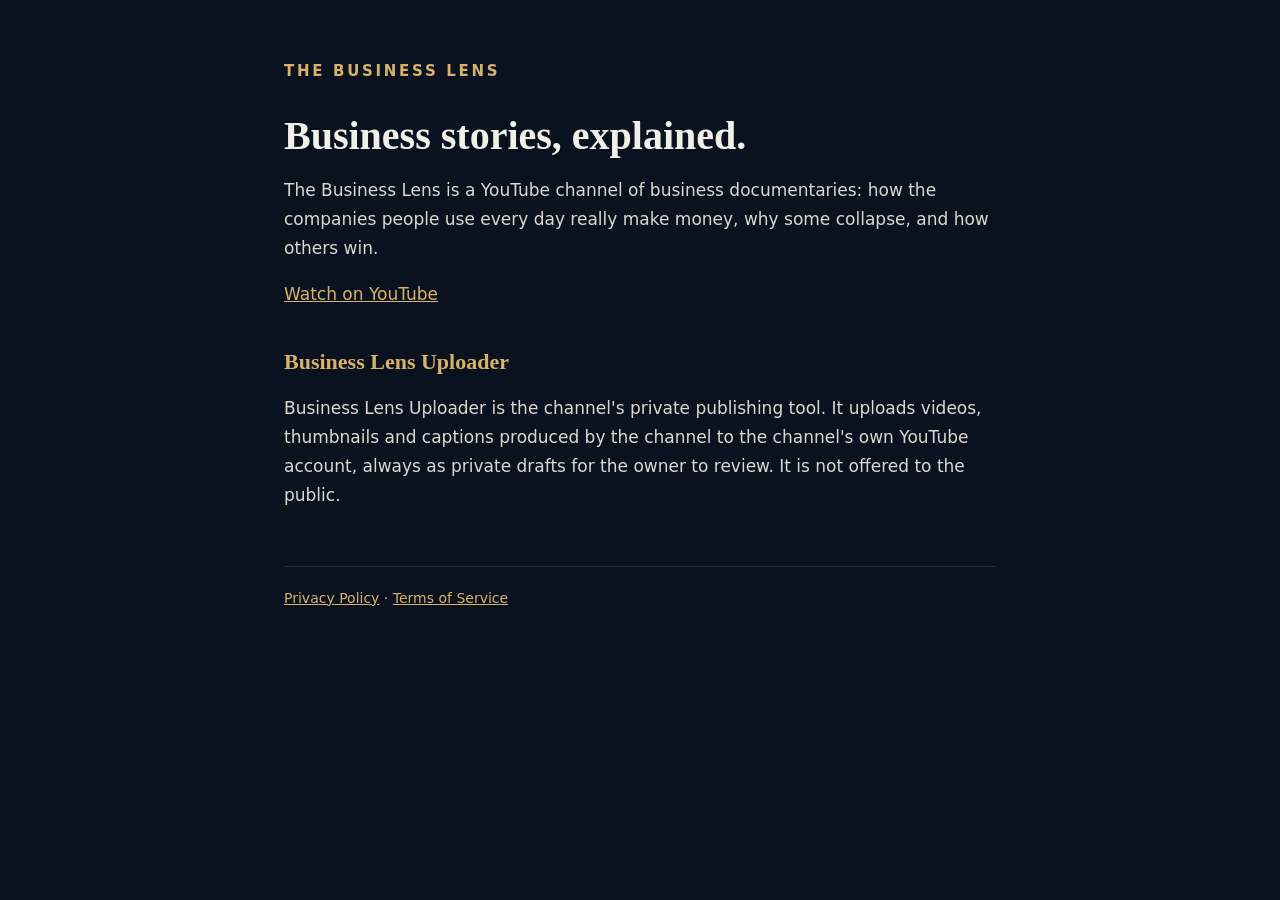
<file: index.html>
<!DOCTYPE html>
<html lang="en"><head><meta charset="utf-8"><meta name="viewport" content="width=device-width,initial-scale=1">
<title>The Business Lens</title><meta name="description" content="The Business Lens: documentaries on how companies really make money, why some collapse and how others win.">
<link rel="stylesheet" href="style.css"></head>
<body><main>
<a class="brand" href="./">The Business Lens</a>
<h1>Business stories, explained.</h1>
<p>The Business Lens is a YouTube channel of business documentaries: how the companies people use every day really make money, why some collapse, and how others win.</p>
<p><a href="https://www.youtube.com/channel/UCWsfVYK65uzCciv-fCa7Rlw">Watch on YouTube</a></p>
<h2>Business Lens Uploader</h2>
<p>Business Lens Uploader is the channel's private publishing tool. It uploads videos, thumbnails and captions produced by the channel to the channel's own YouTube account, always as private drafts for the owner to review. It is not offered to the public.</p>
<footer><a href="privacy.html">Privacy Policy</a> · <a href="terms.html">Terms of Service</a></footer>
</main></body></html>
</file>
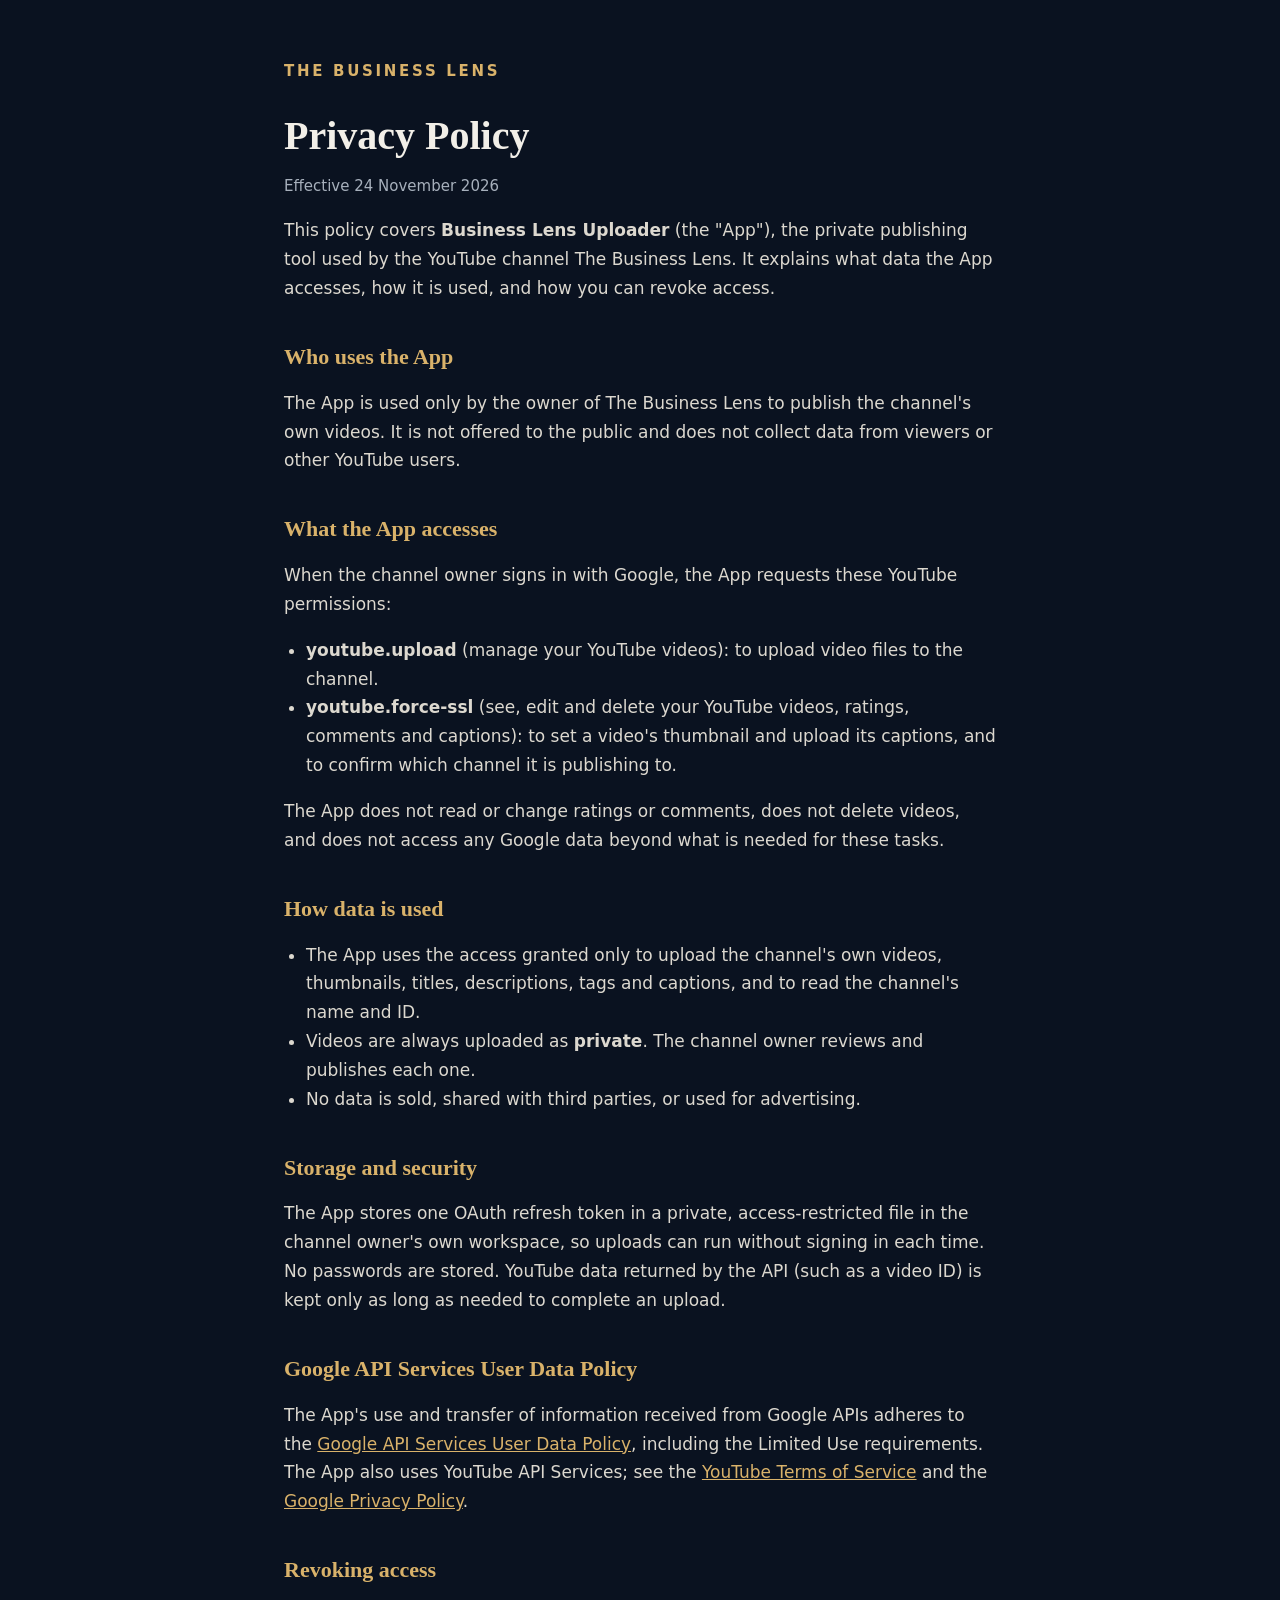
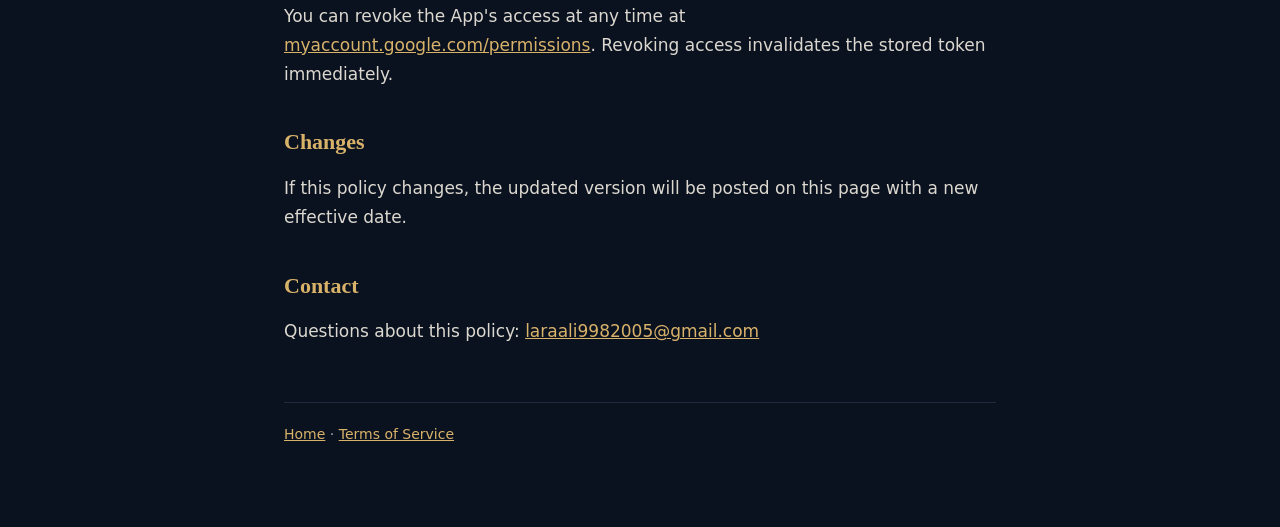
<file: privacy.html>
<!DOCTYPE html>
<html lang="en"><head><meta charset="utf-8"><meta name="viewport" content="width=device-width,initial-scale=1">
<title>Privacy Policy · The Business Lens</title><link rel="stylesheet" href="style.css"></head>
<body><main>
<a class="brand" href="./">The Business Lens</a>
<h1>Privacy Policy</h1>
<p class="muted">Effective 24 November 2026</p>

<p>This policy covers <strong>Business Lens Uploader</strong> (the "App"), the private publishing tool used by the YouTube channel The Business Lens. It explains what data the App accesses, how it is used, and how you can revoke access.</p>

<h2>Who uses the App</h2>
<p>The App is used only by the owner of The Business Lens to publish the channel's own videos. It is not offered to the public and does not collect data from viewers or other YouTube users.</p>

<h2>What the App accesses</h2>
<p>When the channel owner signs in with Google, the App requests these YouTube permissions:</p>
<ul>
<li><strong>youtube.upload</strong> (manage your YouTube videos): to upload video files to the channel.</li>
<li><strong>youtube.force-ssl</strong> (see, edit and delete your YouTube videos, ratings, comments and captions): to set a video's thumbnail and upload its captions, and to confirm which channel it is publishing to.</li>
</ul>
<p>The App does not read or change ratings or comments, does not delete videos, and does not access any Google data beyond what is needed for these tasks.</p>

<h2>How data is used</h2>
<ul>
<li>The App uses the access granted only to upload the channel's own videos, thumbnails, titles, descriptions, tags and captions, and to read the channel's name and ID.</li>
<li>Videos are always uploaded as <strong>private</strong>. The channel owner reviews and publishes each one.</li>
<li>No data is sold, shared with third parties, or used for advertising.</li>
</ul>

<h2>Storage and security</h2>
<p>The App stores one OAuth refresh token in a private, access-restricted file in the channel owner's own workspace, so uploads can run without signing in each time. No passwords are stored. YouTube data returned by the API (such as a video ID) is kept only as long as needed to complete an upload.</p>

<h2>Google API Services User Data Policy</h2>
<p>The App's use and transfer of information received from Google APIs adheres to the <a href="https://developers.google.com/terms/api-services-user-data-policy">Google API Services User Data Policy</a>, including the Limited Use requirements. The App also uses YouTube API Services; see the <a href="https://www.youtube.com/t/terms">YouTube Terms of Service</a> and the <a href="https://policies.google.com/privacy">Google Privacy Policy</a>.</p>

<h2>Revoking access</h2>
<p>You can revoke the App's access at any time at <a href="https://myaccount.google.com/permissions">myaccount.google.com/permissions</a>. Revoking access invalidates the stored token immediately.</p>

<h2>Changes</h2>
<p>If this policy changes, the updated version will be posted on this page with a new effective date.</p>

<h2>Contact</h2>
<p>Questions about this policy: <a href="mailto:laraali9982005@gmail.com">laraali9982005@gmail.com</a></p>

<footer><a href="./">Home</a> · <a href="terms.html">Terms of Service</a></footer>
</main></body></html>
</file>
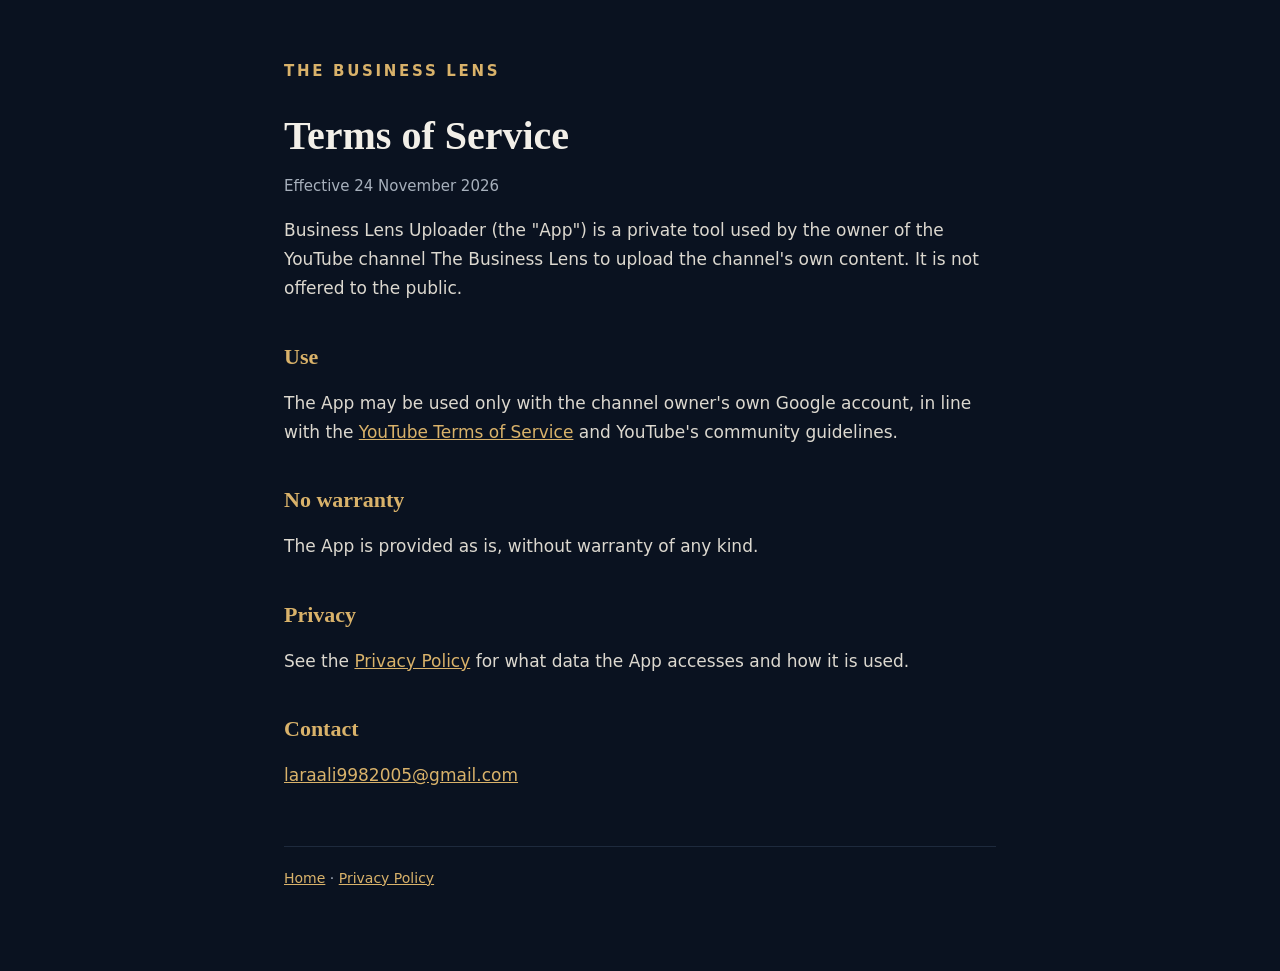
<file: terms.html>
<!DOCTYPE html>
<html lang="en"><head><meta charset="utf-8"><meta name="viewport" content="width=device-width,initial-scale=1">
<title>Terms of Service · The Business Lens</title><link rel="stylesheet" href="style.css"></head>
<body><main>
<a class="brand" href="./">The Business Lens</a>
<h1>Terms of Service</h1>
<p class="muted">Effective 24 November 2026</p>
<p>Business Lens Uploader (the "App") is a private tool used by the owner of the YouTube channel The Business Lens to upload the channel's own content. It is not offered to the public.</p>
<h2>Use</h2>
<p>The App may be used only with the channel owner's own Google account, in line with the <a href="https://www.youtube.com/t/terms">YouTube Terms of Service</a> and YouTube's community guidelines.</p>
<h2>No warranty</h2>
<p>The App is provided as is, without warranty of any kind.</p>
<h2>Privacy</h2>
<p>See the <a href="privacy.html">Privacy Policy</a> for what data the App accesses and how it is used.</p>
<h2>Contact</h2>
<p><a href="mailto:laraali9982005@gmail.com">laraali9982005@gmail.com</a></p>
<footer><a href="./">Home</a> · <a href="privacy.html">Privacy Policy</a></footer>
</main></body></html>
</file>
<file: style.css>
:root{--navy:#0A1220;--gold:#D9B26A;--off:#F2EFE8;--muted:#A7B0BC}
*{box-sizing:border-box}body{margin:0;background:var(--navy);color:var(--off);font:17px/1.7 Inter,system-ui,-apple-system,"Segoe UI",sans-serif}
main{max-width:760px;margin:0 auto;padding:56px 24px 80px}
.brand{font:700 15px/1 Inter,system-ui,sans-serif;letter-spacing:.18em;text-transform:uppercase;color:var(--gold);text-decoration:none}
h1{font:700 40px/1.15 "Playfair Display",Georgia,serif;margin:28px 0 8px}
h2{font:700 22px/1.3 "Playfair Display",Georgia,serif;color:var(--gold);margin:40px 0 8px}
p,li{color:#DCD8CF}.muted{color:var(--muted);font-size:15px}a{color:var(--gold)}
ul{padding-left:22px}footer{margin-top:56px;border-top:1px solid #1E2A3D;padding-top:20px;font-size:14px;color:var(--muted)}
</file>
